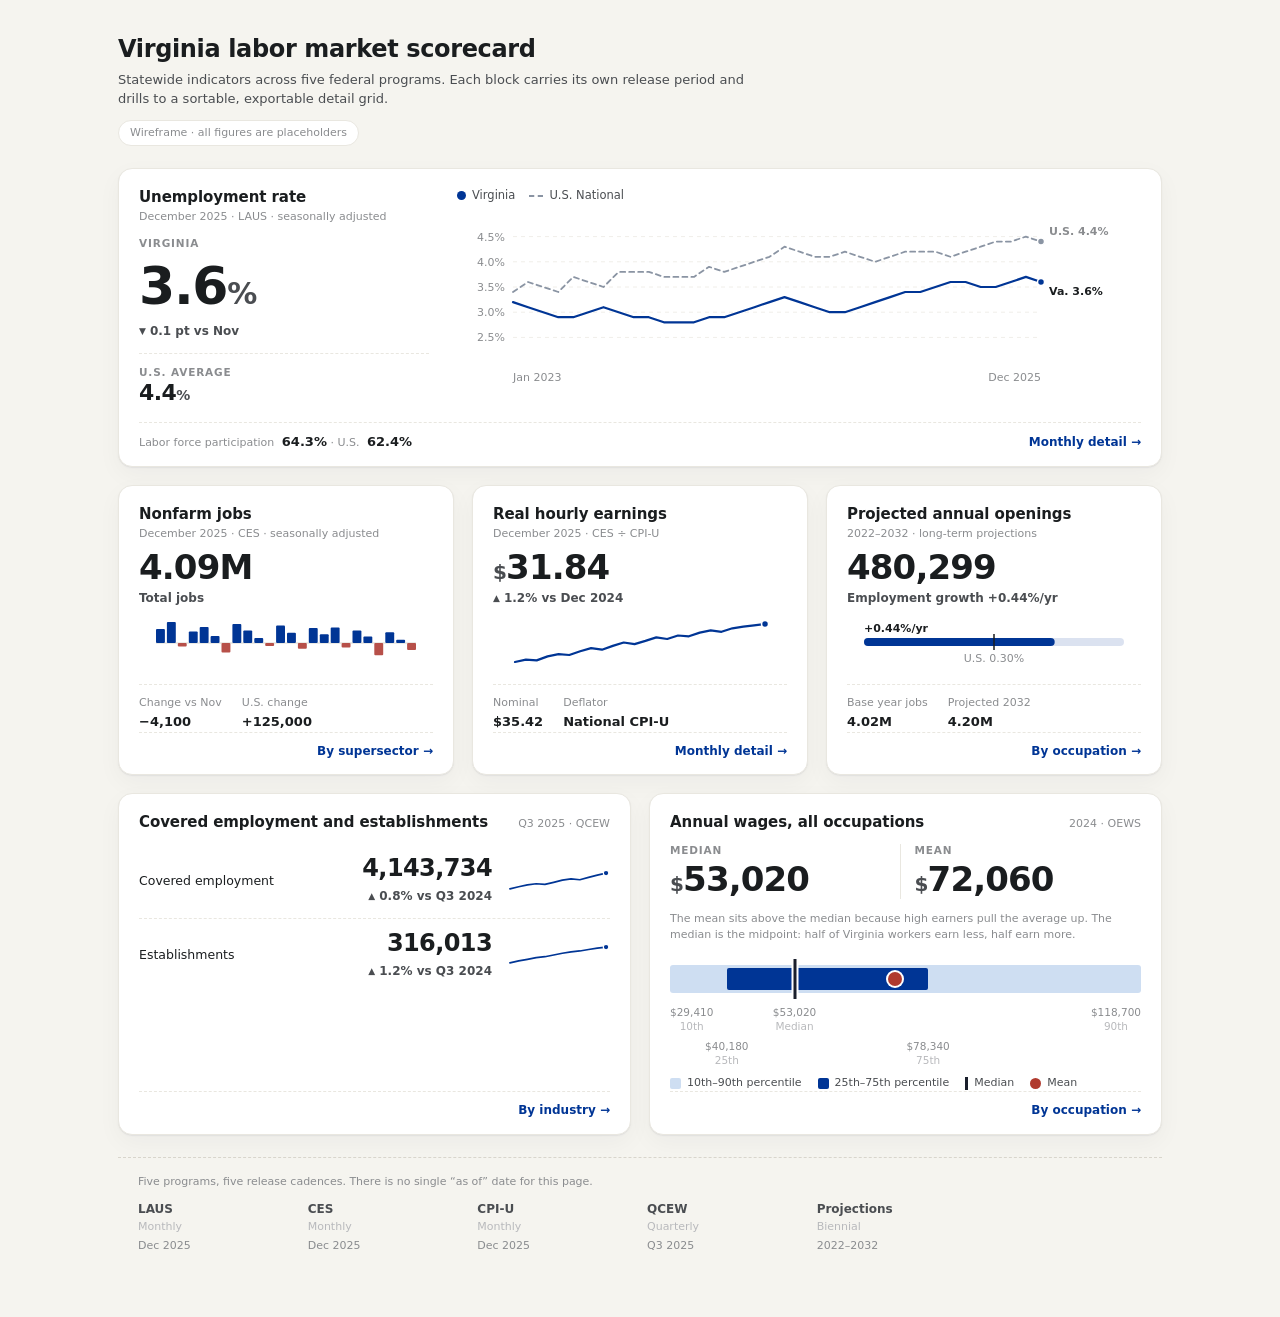
<file: apps/lmi-app-wireframe/index.html>
<!DOCTYPE html>
<html lang="en">
<head>
<meta charset="UTF-8">
<meta name="viewport" content="width=device-width, initial-scale=1, viewport-fit=cover">
<!-- Placeholder figures on a public URL: keep this page out of search results so
     invented Virginia labour statistics cannot surface in a search for real ones. -->
<meta name="robots" content="noindex,nofollow">
<title>LMI App wireframe — Virginia labor market scorecard</title>

<!--
  ===========================================================================
  ALL NUMBERS ON THIS PAGE ARE PLACEHOLDERS. NONE ARE REAL.
  ===========================================================================
  Static wireframe for client layout sign-off. No query, no data pipeline, no
  build step. Every figure was invented to be plausible and to exercise the
  layout: the rates, the 36-month series, the job change, the earnings, the
  projections, the QCEW counts, the wage percentiles, and every
  period and as-of date. Do not cite or circulate any figure here as a
  Virginia statistic. Real values come from the WID once Step 0 verification
  and the metric queries in LMI_APP_BRIEF.md sections 2 and 5 are complete.

  Drill links are inert by design.

  ---------------------------------------------------------------------------
  TYPOGRAPHY IS INTERIM, PENDING THE GRAPHIC DESIGNER'S DIRECTION.
  ---------------------------------------------------------------------------
  Every type and surface value below is lifted from the shipped front-page app
  (apps/dashboard-front-page-echarts/index.html, live at
  dashboard-front-page-echarts.vercel.app) so this page sits in the same family
  as the rest of the suite rather than introducing a fifth visual language.
  Matching the existing app is the interim baseline, not a final decision. When
  the designer's direction lands, the token block in :root is the only place
  that should need to change.

  Values taken verbatim from that app:
    --bg-page #f5f4ef · --bg-card #ffffff · --border #e9e7e0
    --ink-1..4 · --brand-1 #003595 · --brand-2 #1f5fa8 · --brand-3 #cfe0f3
    --radius-card 14px · --shadow-card (three-layer)
    Fonts: --vw-font-display / --vw-font-body, Public Sans + system stack.
      No webfont link and no monospace anywhere — the front page uses neither.
    Numerals: 700 weight, letter-spacing -0.025em, tabular figures, with the
      unit (%, $) as a smaller 600-weight span in --ink-2 (its .kpi-value .unit)
    Stat labels: 10.5px / 600 / 0.08em / uppercase / --ink-3 (its .kpi-label,
      the VIRGINIA and U.S. AVERAGE treatment)
    Muted labels: 11px / 500 / --ink-3, no tracking (its .card-sub)
    Dividers: 1px dashed var(--border), as on its .kpi-row and .bar-foot
    Series: Virginia #003595 solid · U.S. #8A94A3 dashed · negative bars
      #9FB4D8 (its jobs chart uses exactly this, not a valence colour)

  ONE DELIBERATE DIVERGENCE: the front page colours its KPI deltas green for up
  and coral for down (.kpi-delta / .kpi-delta.down). This page does not, per the
  standing "no valence colouring on a government site" rule. Direction is
  carried by the arrow glyph and the named basis instead. Flagged so it can be
  reversed in one rule if the client prefers the front page's behaviour.
  ===========================================================================
-->

<style>
:root {
  /* ── Verbatim from apps/dashboard-front-page-echarts/index.html ─────────── */
  --bg-page: #f5f4ef;
  --bg-card: #ffffff;
  --border: #e9e7e0;
  --border-strong: #d8d5cc;
  --ink-1: #1a1d1f;
  --ink-2: #4a4d51;
  --ink-3: #8a8c8f;
  --ink-4: #b8b9bc;

  --brand-1: #003595;
  --brand-2: #1f5fa8;
  --brand-3: #cfe0f3;
  --brand-tint: #eaf1f9;
  --accent: #c89b3c;
  --coral: #b75049;
  --success: #2f7a4a;

  --vw-font-display: "Public Sans", system-ui, -apple-system, "Segoe UI", Roboto, sans-serif;
  --vw-font-body:    "Public Sans", system-ui, -apple-system, "Segoe UI", Roboto, sans-serif;

  /* Percentile-band palette, tracking apps/wage-tool/wage-tool.html as of the
     2026-09-03 client review. The old note here said the inner band was kept
     light enough for the ink median tick to read on top of it — that is no
     longer true at #003595 (about 1.5:1), so .d-med carries a white casing.
     Keep the casing if either band value changes. */
  --band-outer: #CEDEF2;
  --band-inner: #003595;
  --band-tick:  #1a1f2c;
  --band-dot:   #b03a2e;

  --shadow-card: 0 0.5px 0 rgba(20,30,50,0.04), 0 1px 2px rgba(20,30,50,0.04), 0 8px 24px rgba(20,30,50,0.04);
  --radius-card: 14px;
}

* { box-sizing: border-box; }
html, body { margin: 0; padding: 0; }
body {
  font-family: var(--vw-font-body);
  background: var(--bg-page);
  color: var(--ink-1);
  font-size: 14px;
  line-height: 1.45;
  -webkit-font-smoothing: antialiased;
  text-rendering: optimizeLegibility;
}

/* Narrower than the front page's 1360px three-card grid: this is a single
   reading column, so it holds a comfortable measure instead. */
.page { max-width: 1100px; margin: 0 auto; padding: 32px 28px 64px; }

/* ── Masthead ────────────────────────────────────────────────────────────── */
.dash-head { margin-bottom: 22px; }
.dash-head h1 {
  font-family: var(--vw-font-display);
  margin: 0; font-size: 24px; font-weight: 700;
  letter-spacing: -0.015em; color: var(--ink-1);
}
.dash-head .sub { margin: 4px 0 0; font-size: 13px; color: var(--ink-2); max-width: 640px; }
/* Placeholder marker. Delete this one element if it is not wanted. */
.stamp {
  display: inline-block; margin-top: 12px;
  font-size: 11px; font-weight: 500; color: var(--ink-3);
  background: var(--bg-card); border: 1px solid var(--border);
  border-radius: 999px; padding: 4px 11px;
}

/* ── One container language, matching the front page's .card ─────────────── */
.card {
  background: var(--bg-card);
  border: 1px solid var(--border);
  border-radius: var(--radius-card);
  box-shadow: var(--shadow-card);
  padding: 18px 20px 14px;
}
.stack { display: flex; flex-direction: column; gap: 18px; }

/* ── Shared type ─────────────────────────────────────────────────────────── */
.card-title {
  font-family: var(--vw-font-display);
  margin: 0; font-size: 15px; font-weight: 600;
  letter-spacing: -0.005em; color: var(--ink-1);
}
/* .card-sub — small muted sans, no tracking. Period labels and context values. */
.card-sub { font-size: 11px; font-weight: 500; color: var(--ink-3); font-variant-numeric: tabular-nums; }
/* .kpi-label — the VIRGINIA / U.S. AVERAGE treatment. */
.stat-label {
  font-size: 10.5px; font-weight: 600; letter-spacing: 0.08em;
  text-transform: uppercase; color: var(--ink-3); line-height: 1.3;
}
/* .kpi-value — heavy, tight, tabular, with the unit as a smaller trailing span. */
.val {
  font-family: var(--vw-font-display);
  font-weight: 700; letter-spacing: -0.025em;
  font-variant-numeric: tabular-nums; color: var(--ink-1); line-height: 1.05;
}
.val .unit { font-weight: 600; color: var(--ink-2); }
/* No valence: direction is the arrow, not the colour. See the header note. */
.delta {
  display: inline-flex; align-items: center; gap: 4px;
  font-size: 12px; font-weight: 600; color: var(--ink-2);
  font-variant-numeric: tabular-nums;
}
.delta .arrow { font-size: 9px; line-height: 1; color: var(--ink-2); }
.drill { font-size: 12px; font-weight: 600; color: var(--brand-1); text-decoration: none; white-space: nowrap; }
.drill:hover { text-decoration: underline; }

.block-head { display: flex; align-items: baseline; justify-content: space-between; gap: 12px; margin-bottom: 10px; }
.block-foot {
  display: flex; justify-content: flex-end;
  margin-top: 8px; padding-top: 10px;
  border-top: 1px dashed var(--border);
}

/* ── 1. Hero ─────────────────────────────────────────────────────────────── */
.hero { display: grid; grid-template-columns: minmax(230px, 290px) 1fr; gap: 28px; align-items: start; }
.hero .val { font-size: 52px; margin: 8px 0 6px; }
.hero .val .unit { font-size: 30px; }
.hero-cmp { margin-top: 12px; padding-top: 12px; border-top: 1px dashed var(--border); }
.hero-cmp .val { font-size: 22px; margin-top: 2px; }
.hero-cmp .val .unit { font-size: 14px; }
.hero-foot {
  display: flex; align-items: baseline; justify-content: space-between; gap: 16px; flex-wrap: wrap;
  margin-top: 12px; padding-top: 10px; border-top: 1px dashed var(--border);
  font-size: 11px; color: var(--ink-3);
}
.hero-foot strong { color: var(--ink-1); font-weight: 700; font-variant-numeric: tabular-nums; font-size: 13px; margin-left: 4px; }
.legend { display: flex; gap: 14px; margin: 0 0 6px; font-size: 11.5px; color: var(--ink-2); }
.legend-item { display: inline-flex; align-items: center; gap: 6px; }
.legend-dot { width: 9px; height: 9px; border-radius: 50%; display: inline-block; background: currentColor; }
.legend-item.dashed .legend-dot { border-radius: 0; width: 14px; height: 0; border-top: 2px dashed currentColor; background: transparent; }

/* ── 2. Tile row ─────────────────────────────────────────────────────────── */
.tiles { display: grid; grid-template-columns: repeat(3, minmax(0, 1fr)); gap: 18px; }
.tile { display: flex; flex-direction: column; }
.tile .val { font-size: 34px; margin: 8px 0 4px; }
.tile .val .unit { font-size: 20px; }
.tile-spark { margin: 12px 0 2px; }
.ctx {
  display: flex; gap: 20px; margin-top: 10px; padding-top: 10px;
  border-top: 1px dashed var(--border);
}
.ctx div { display: flex; flex-direction: column; gap: 2px; }
.ctx b { font-weight: 700; color: var(--ink-1); font-variant-numeric: tabular-nums; font-size: 13px; }
.tile .block-foot { margin-top: auto; }

/* ── 3 & 4. Rails ────────────────────────────────────────────────────────── */
.rail-row { display: grid; grid-template-columns: 1fr auto 132px; align-items: center; gap: 20px; padding: 12px 0; }
.rail-row + .rail-row { border-top: 1px dashed var(--border); }
.rail-row:first-of-type { padding-top: 2px; }
.rail-lbl { font-size: 13px; font-weight: 500; color: var(--ink-1); }
.rail-fig { justify-self: end; text-align: right; }
.rail-fig .val { font-size: 24px; margin-bottom: 3px; }
.rail-spark { justify-self: end; line-height: 0; }

/* Two rails side by side. Each holds only two short rows, so at full width
   most of the card is the gap between label and value. Pairing them also stops
   two structurally identical blocks running consecutively, which is the
   rhythm rule in brief §3. */
/* Two-up row. Was .rails when it held claims | QCEW; it now holds QCEW | wages,
   so the name describes the layout rather than the contents. The .rail-* rules
   below still belong to the QCEW card's internals. */
.pair { display: grid; grid-template-columns: repeat(2, minmax(0, 1fr)); gap: 18px; align-items: stretch; }
.pair > .card { display: flex; flex-direction: column; }
.pair .block-foot { margin-top: auto; }
/* Sparkline gives up a little width at half scale; the value keeps its size. */
.pair .rail-row { grid-template-columns: minmax(0, 1fr) auto 104px; gap: 14px; }
.pair .rail-lbl { font-size: 12.5px; }

/* ── 5. Wage card ────────────────────────────────────────────────────────── */
.wage-pair { display: grid; grid-template-columns: 1fr 1px 1fr; align-items: stretch; gap: 14px; max-width: 460px; }
.wage-cell { display: flex; flex-direction: column; gap: 2px; }
.wage-divider { background: var(--border); }
.wage-cell .val { font-size: 34px; margin: 2px 0; }
.wage-cell .val .unit { font-size: 20px; }
.wage-note { font-size: 11px; color: var(--ink-3); margin: 12px 0 0; max-width: 70ch; }
.dist { margin-top: 16px; }
/* Geometry copied from the wage-tool bullet chart: outer band 28px, inner band
   inset 3px top and bottom, median tick spanning the full 40px and squared off,
   marker dot r=7 with a 2px white ring. */
.d-track { position: relative; height: 40px; }
.d-outer { position: absolute; left: 0; right: 0; top: 6px; height: 28px; border-radius: 3px; background: var(--band-outer); }
.d-inner { position: absolute; top: 9px; height: 22px; border-radius: 2px; background: var(--band-inner); }
.d-med   { position: absolute; top: 0; height: 40px; width: 3px; background: var(--band-tick); transform: translateX(-1.5px);
           box-shadow: 0 0 0 2px #fff; }   /* casing: invisible on the white card, a thin outline across the navy band */
.d-mean  { position: absolute; top: 6px; width: 14px; height: 14px; margin-top: 7px; border-radius: 50%;
           background: var(--band-dot); box-shadow: 0 0 0 2px #fff; transform: translateX(-7px); }
.d-outer, .d-inner, .d-med, .d-mean { cursor: default; }
.dist-scale { position: relative; height: 64px; margin-top: 6px; font-size: 10.5px; color: var(--ink-3); }
.dist-scale > span { position: absolute; top: 0; transform: translateX(-50%); white-space: nowrap; font-variant-numeric: tabular-nums; text-align: center; line-height: 1.35; }
/* Quartile labels drop to a second tier. At full width all five fit on one line,
   but this card is half width now and the 10th and 25th labels overlapped by
   ~8px — the p10-to-p25 span is only about 12% of the axis. Staggering keeps
   every value visible instead of dropping or abbreviating any. */
.dist-scale > span.tier2 { top: 34px; }   /* each label is two lines (~28px), so tier 2 has to clear that */
.dist-key { display: flex; gap: 16px; font-size: 11px; color: var(--ink-2); margin-top: 6px; flex-wrap: wrap; }
.dist-key span { display: inline-flex; align-items: center; gap: 6px; }
.dist-key i { width: 11px; height: 11px; border-radius: 2px; display: inline-block; flex: none; }

/* ── Tooltip — the shipped front page's .dh-tip structure ─────────────────── */
#tip {
  position: absolute; z-index: 60; pointer-events: none;
  background: var(--bg-card); border: 1px solid var(--border);
  border-radius: 8px; box-shadow: var(--shadow-card);
  padding: 9px 11px; min-width: 152px;
  font: 500 12px/1.4 var(--vw-font-body); color: var(--ink-1);
}
#tip[hidden] { display: none; }
#tip .t-name { font-weight: 700; font-size: 12.5px; color: var(--ink-1); margin-bottom: 4px; }
#tip .t-row { display: flex; justify-content: space-between; align-items: center; gap: 14px; font-variant-numeric: tabular-nums; padding: 1px 0; }
#tip .t-row .lbl { color: var(--ink-2); display: inline-flex; align-items: center; }
#tip .t-row .val { color: var(--ink-1); font-weight: 600; }
#tip .t-foot { margin-top: 4px; padding-top: 4px; border-top: 1px dashed var(--border); color: var(--ink-3); font-size: 11px; }
#tip .dot { display: inline-block; width: 8px; height: 8px; border-radius: 50%; margin-right: 6px; flex: none; }
.hit { fill: transparent; cursor: default; }

/* ── Cadence footnote ─────────────────────────────────────────────────────
   Provenance metadata, so it sits after the content rather than before it. No
   card chrome: it reads as a footnote, not a sixth panel. Per-tile period
   labels already carry freshness in place. */
.cadence { margin-top: 4px; padding: 16px 20px 0; border-top: 1px dashed var(--border-strong); }
.cadence-lbl { font-size: 11px; font-weight: 500; color: var(--ink-3); margin-bottom: 12px; }
.cadence-grid { display: grid; grid-template-columns: repeat(6, minmax(0, 1fr)); gap: 0 14px; }
.cad .p { font-size: 12px; font-weight: 700; color: var(--ink-2); line-height: 1.25; }
.cad .f { font-size: 11px; font-weight: 500; color: var(--ink-4); margin-top: 2px; }
.cad .d { font-size: 11px; font-weight: 500; color: var(--ink-3); margin-top: 3px; font-variant-numeric: tabular-nums; }

svg text { font-variant-numeric: tabular-nums; }

/* ── Responsive ──────────────────────────────────────────────────────────── */
@media (max-width: 1023px) {
  .page { padding: 24px 18px 56px; }
  /* Below this the two-up row crowds the value column and the wage scale, so
     it stacks. The QCEW card keeps its own two-row structure. */
  .pair { grid-template-columns: minmax(0, 1fr); gap: 18px; }
  .pair .rail-row { grid-template-columns: minmax(0, 1fr) auto 132px; gap: 20px; }
  .cadence-grid { grid-template-columns: repeat(3, minmax(0, 1fr)); gap: 16px 14px; }
}
@media (max-width: 700px) {
  .page { padding: 20px 14px 48px; }
  .hero { grid-template-columns: minmax(0, 1fr); gap: 20px; }
  .hero .val { font-size: 42px; }
  .hero .val .unit { font-size: 24px; }
  .tiles { grid-template-columns: minmax(0, 1fr); }   /* tile row → one column */
  .tile .val { font-size: 28px; }
  .tile .val .unit { font-size: 17px; }
  /* Rails keep their two-row structure; only the sparkline column drops. */
  .rail-row { grid-template-columns: 1fr auto; gap: 14px; }
  .rail-spark { display: none; }
  .wage-cell .val { font-size: 26px; }
  .wage-cell .val .unit { font-size: 16px; }
  .cadence-grid { grid-template-columns: repeat(2, minmax(0, 1fr)); }
}

/* ── Drill grid pages ─────────────────────────────────────────────────────
   One shell, seven datasets. Same tokens as the scorecard. */
.back {
  display: inline-flex; align-items: center; gap: 5px;
  font-size: 12px; font-weight: 600; color: var(--brand-1);
  text-decoration: none; margin-bottom: 14px;
}
.back:hover { text-decoration: underline; }
.grid-head { display: flex; align-items: flex-start; justify-content: space-between; gap: 20px; margin-bottom: 14px; }
.grid-head h1 {
  font-family: var(--vw-font-display);
  margin: 0; font-size: 20px; font-weight: 700;
  letter-spacing: -0.015em; color: var(--ink-1);
}
.grid-note { font-size: 11px; color: var(--ink-3); margin: 6px 0 0; max-width: 76ch; line-height: 1.5; }
.btn-export {
  flex: none; appearance: none; -webkit-appearance: none;
  background: var(--bg-card); border: 1px solid var(--border);
  border-radius: 8px; padding: 8px 14px;
  font: 600 12px/1.3 var(--vw-font-body); color: var(--ink-1);
  cursor: pointer; box-shadow: var(--shadow-card); white-space: nowrap;
}
.btn-export:hover { border-color: var(--border-strong); }
.btn-export:focus { outline: none; border-color: var(--brand-1); box-shadow: 0 0 0 3px rgba(0,53,149,0.14); }

/* Horizontal scroll rather than a squashed table, per brief §6. */
.tbl-wrap { overflow-x: auto; -webkit-overflow-scrolling: touch; margin: 0 -4px; }
table.grid { width: 100%; border-collapse: collapse; font-size: 13px; }
table.grid th {
  position: sticky; top: 0; z-index: 1; background: var(--bg-card);
  font-size: 10.5px; font-weight: 600; letter-spacing: 0.08em;
  text-transform: uppercase; color: var(--ink-3);
  text-align: left; white-space: nowrap;
  padding: 8px 12px; border-bottom: 1px solid var(--border-strong);
  cursor: pointer; user-select: none; -webkit-user-select: none;
}
table.grid th:hover { color: var(--ink-2); }
table.grid th.num { text-align: right; }
table.grid th.active { color: var(--brand-1); }
table.grid th .ind { font-size: 8px; margin-left: 4px; opacity: 0; }
table.grid th.active .ind { opacity: 1; }
table.grid td {
  padding: 9px 12px; border-bottom: 1px dashed var(--border);
  color: var(--ink-1); vertical-align: baseline;
}
table.grid td.num { text-align: right; font-variant-numeric: tabular-nums; font-weight: 500; }
table.grid td.code { color: var(--ink-2); font-variant-numeric: tabular-nums; white-space: nowrap; }
table.grid tbody tr:hover td { background: var(--brand-tint); }
table.grid tbody tr:last-child td { border-bottom: 0; }
.rowcount {
  font-size: 11px; color: var(--ink-3); margin-top: 12px;
  padding-top: 10px; border-top: 1px dashed var(--border);
}
</style>
</head>

<body>
<div class="page">

  <div id="view-scorecard">
  <header class="dash-head">
    <h1>Virginia labor market scorecard</h1>
    <p class="sub">
      Statewide indicators across five federal programs. Each block carries its own
      release period and drills to a sortable, exportable detail grid.
    </p>
    <span class="stamp">Wireframe · all figures are placeholders</span>
  </header>

  <main class="stack">

    <!-- ===== 1. HERO — unemployment rate ================================== -->
    <section class="card" aria-labelledby="hero-lbl">
      <div class="hero">

        <div>
          <h2 class="card-title" id="hero-lbl">Unemployment rate</h2>
          <div class="card-sub">December 2025 · LAUS · seasonally adjusted</div>

          <div class="stat-label" style="margin-top:12px">Virginia</div>
          <div class="val">3.6<span class="unit">%</span></div>
          <div class="delta"><span class="arrow">▼</span> 0.1 pt vs Nov</div>

          <div class="hero-cmp">
            <div class="stat-label">U.S. average</div>
            <div class="val">4.4<span class="unit">%</span></div>
          </div>
        </div>

        <div>
          <div class="legend" aria-hidden="true">
            <span class="legend-item" style="color:#003595"><span class="legend-dot"></span><span style="color:var(--ink-2)">Virginia</span></span>
            <span class="legend-item dashed" style="color:#8A94A3"><span class="legend-dot"></span><span style="color:var(--ink-2)">U.S. National</span></span>
          </div>
          <div id="hero-chart"></div>
        </div>

      </div>

      <div class="hero-foot">
        <div>Labor force participation <strong>64.3%</strong> · U.S. <strong>62.4%</strong></div>
        <a class="drill" href="#/g/unemp-monthly">Monthly detail →</a>
      </div>
    </section>

    <!-- ===== 2. TILE ROW ================================================== -->
    <div class="tiles">

      <article class="card tile">
        <h2 class="card-title">Nonfarm jobs</h2>
        <div class="card-sub">December 2025 · CES · seasonally adjusted</div>
        <!-- Headline is the LEVEL (total jobs), not the month's change. The change
             moves down into .ctx, taking the slot the level used to occupy. The
             bar sparkline still plots the monthly change series, which now reads
             as momentum under the level rather than a chart of the headline. -->
        <div class="val">4.09M</div>
        <div class="delta">Total jobs</div>
        <div class="tile-spark" id="spark-jobs"></div>
        <div class="ctx">
          <div><span class="card-sub">Change vs Nov</span><b>−4,100</b></div>
          <div><span class="card-sub">U.S. change</span><b>+125,000</b></div>
        </div>
        <div class="block-foot"><a class="drill" href="#/g/jobs-supersector">By supersector →</a></div>
      </article>

      <article class="card tile">
        <h2 class="card-title">Real hourly earnings</h2>
        <div class="card-sub">December 2025 · CES ÷ CPI-U</div>
        <div class="val"><span class="unit">$</span>31.84</div>
        <div class="delta"><span class="arrow">▲</span> 1.2% vs Dec 2024</div>
        <div class="tile-spark" id="spark-earn"></div>
        <div class="ctx">
          <div><span class="card-sub">Nominal</span><b>$35.42</b></div>
          <div><span class="card-sub">Deflator</span><b>National CPI-U</b></div>
        </div>
        <div class="block-foot"><a class="drill" href="#/g/earnings-monthly">Monthly detail →</a></div>
      </article>

      <article class="card tile">
        <h2 class="card-title">Projected annual openings</h2>
        <div class="card-sub">2022–2032 · long-term projections</div>
        <div class="val">480,299</div>
        <div class="delta">Employment growth +0.44%/yr</div>
        <div class="tile-spark" id="spark-proj"></div>
        <div class="ctx">
          <div><span class="card-sub">Base year jobs</span><b>4.02M</b></div>
          <div><span class="card-sub">Projected 2032</span><b>4.20M</b></div>
        </div>
        <div class="block-foot"><a class="drill" href="#/g/proj-occupation">By occupation →</a></div>
      </article>

    </div>

    <div class="pair">
    <!-- ===== 3. QCEW RAIL ================================================ -->
    <section class="card" aria-labelledby="qcew-lbl">
      <div class="block-head">
        <h2 class="card-title" id="qcew-lbl">Covered employment and establishments</h2>
        <div class="card-sub">Q3 2025 · QCEW</div>
      </div>

      <div class="rail-row">
        <div class="rail-lbl">Covered employment</div>
        <div class="rail-fig">
          <div class="val">4,143,734</div>
          <div class="delta"><span class="arrow">▲</span> 0.8% vs Q3 2024</div>
        </div>
        <div class="rail-spark" id="spark-emp"></div>
      </div>

      <div class="rail-row">
        <div class="rail-lbl">Establishments</div>
        <div class="rail-fig">
          <div class="val">316,013</div>
          <div class="delta"><span class="arrow">▲</span> 1.2% vs Q3 2024</div>
        </div>
        <div class="rail-spark" id="spark-est"></div>
      </div>

      <div class="block-foot"><a class="drill" href="#/g/qcew-industry">By industry →</a></div>
    </section>

    <!-- ===== 4. WAGE CARD ================================================ -->
    <section class="card" aria-labelledby="wage-lbl">
      <div class="block-head">
        <h2 class="card-title" id="wage-lbl">Annual wages, all occupations</h2>
        <div class="card-sub">2024 · OEWS</div>
      </div>

      <div class="wage-pair">
        <div class="wage-cell">
          <span class="stat-label">Median</span>
          <span class="val"><span class="unit">$</span>53,020</span>
        </div>
        <div class="wage-divider"></div>
        <div class="wage-cell">
          <span class="stat-label">Mean</span>
          <span class="val"><span class="unit">$</span>72,060</span>
        </div>
      </div>

      <p class="wage-note">
        The mean sits above the median because high earners pull the average up.
        The median is the midpoint: half of Virginia workers earn less, half earn more.
      </p>

      <div class="dist">
        <div id="dist-bar"></div>
        <div class="dist-scale" id="dist-scale"></div>
        <div class="dist-key" aria-hidden="true">
          <span><i style="background:var(--band-outer)"></i>10th–90th percentile</span>
          <span><i style="background:var(--band-inner)"></i>25th–75th percentile</span>
          <span><i style="background:var(--band-tick);width:3px;height:13px;border-radius:0"></i>Median</span>
          <span><i style="background:var(--band-dot);border-radius:50%;box-shadow:0 0 0 1.5px #fff"></i>Mean</span>
        </div>
      </div>

      <div class="block-foot"><a class="drill" href="#/g/wage-occupation">By occupation →</a></div>
    </section>
    </div>

    <!-- ===== CADENCE FOOTNOTE ============================================ -->
    <footer class="cadence" aria-labelledby="cad-lbl">
      <div class="cadence-lbl" id="cad-lbl">
        Five programs, five release cadences. There is no single “as of” date for this page.
      </div>
      <div class="cadence-grid">
        <div class="cad"><div class="p">LAUS</div><div class="f">Monthly</div><div class="d">Dec 2025</div></div>
        <div class="cad"><div class="p">CES</div><div class="f">Monthly</div><div class="d">Dec 2025</div></div>
        <div class="cad"><div class="p">CPI-U</div><div class="f">Monthly</div><div class="d">Dec 2025</div></div>
        <div class="cad"><div class="p">QCEW</div><div class="f">Quarterly</div><div class="d">Q3 2025</div></div>
        <div class="cad"><div class="p">Projections</div><div class="f">Biennial</div><div class="d">2022–2032</div></div>
      </div>
    </footer>

  </main>
  </div><!-- /#view-scorecard -->

  <section id="view-grid" hidden></section>
</div>

<script>
/* =============================================================================
   Inline SVG renderers. No chart library.
   Colours match the shipped front-page app's chart series exactly.
   Every array is invented placeholder data — see the comment at the top.
   ============================================================================= */

const BRAND = '#003595',   // Virginia series, positive bars, sparklines
      USGRY = '#8A94A3',   // U.S. National, dashed (front page uses this hex)
      DOWN  = '#b75049',   // negative bars — the front page's own --coral
      INK1  = '#1a1d1f',
      INK3  = '#8a8c8f',
      GRIDL = '#f0eee9',
      SURF  = '#ffffff',
      FONT  = "'Public Sans',system-ui,-apple-system,sans-serif";

/* ── Tooltip ────────────────────────────────────────────────────────────────
   One shared element, reusing the shipped front page's .dh-tip markup so the
   hover chrome matches the rest of the suite. Every chart on the page has a
   hover layer; hit targets are wider than the marks they cover. */
const tip = document.createElement('div');
tip.id = 'tip'; tip.hidden = true;
document.body.appendChild(tip);

function showTip(html, e){
  tip.innerHTML = html; tip.hidden = false;
  const r = tip.getBoundingClientRect();
  let x = e.clientX + 14, y = e.clientY - r.height - 12;
  if (x + r.width > innerWidth - 8)  x = e.clientX - r.width - 14;
  if (x < 8) x = 8;
  if (y < 8) y = e.clientY + 18;
  tip.style.left = (x + scrollX) + 'px';
  tip.style.top  = (y + scrollY) + 'px';
}
const hideTip = () => { tip.hidden = true; };
const row = (label, value, colour) =>
  `<div class="t-row"><span class="lbl">${colour ? `<span class="dot" style="background:${colour}"></span>` : ''}${label}</span><span class="val">${value}</span></div>`;

/* Period labels for the tooltips, generated rather than hardcoded. */
const MON = ['Jan','Feb','Mar','Apr','May','Jun','Jul','Aug','Sep','Oct','Nov','Dec'];
function monthsBack(n, endY, endM){
  const out = [];
  for (let i = n - 1; i >= 0; i--){
    let m = endM - i, y = endY;
    while (m < 0){ m += 12; y--; }
    out.push(MON[m] + ' ' + y);
  }
  return out;
}
function quartersBack(n, endY, endQ){
  const out = [];
  for (let i = n - 1; i >= 0; i--){
    let q = endQ - i, y = endY;
    while (q < 1){ q += 4; y--; }
    out.push('Q' + q + ' ' + y);
  }
  return out;
}
const int0 = v => Math.round(v).toLocaleString('en-US');
const sInt = v => (v > 0 ? '+' : v < 0 ? '−' : '') + Math.abs(v).toLocaleString('en-US');

/* Attach hover behaviour to the .hit rects a renderer laid down. */
function bindHits(el, fmt, onMove){
  el.querySelectorAll('.hit').forEach(h => {
    const i = +h.dataset.i;
    h.addEventListener('mousemove', e => { showTip(fmt(i), e); if (onMove) onMove(i); });
    h.addEventListener('mouseenter', e => { showTip(fmt(i), e); if (onMove) onMove(i); });
  });
  el.addEventListener('mouseleave', () => { hideTip(); if (onMove) onMove(-1); });
}

function scale(vals, w, h, pad){
  const min = Math.min(...vals), max = Math.max(...vals), span = (max - min) || 1;
  const step = vals.length > 1 ? (w - pad * 2) / (vals.length - 1) : 0;
  return vals.map((v, i) => [pad + i * step, h - pad - ((v - min) / span) * (h - pad * 2)]);
}
const toPath = pts => pts.map((p, i) => (i ? 'L' : 'M') + p[0].toFixed(1) + ' ' + p[1].toFixed(1)).join(' ');

/* ── Hero: 36-month Virginia vs U.S., crosshair + two-series tooltip ──────── */
function heroChart(el, va, us, months, labels){
  const W = 640, H = 176, PAD = 14, LEFT = 34, RIGHT = 64, BOTTOM = 22;
  const lo = Math.floor(Math.min(...va, ...us) * 2) / 2 - 0.25;
  const hi = Math.ceil(Math.max(...va, ...us) * 2) / 2 + 0.25;
  const plotW = W - RIGHT, plotH = H - BOTTOM;
  const y = v => PAD + (1 - (v - lo) / (hi - lo)) * (plotH - PAD * 2);
  const x = i => LEFT + (i / (va.length - 1)) * (plotW - LEFT - PAD);
  const line = a => a.map((v, i) => (i ? 'L' : 'M') + x(i).toFixed(1) + ' ' + y(v).toFixed(1)).join(' ');

  let grid = '';
  for (let v = Math.ceil(lo * 2) / 2; v <= hi; v += 0.5){
    grid += `<line x1="${LEFT}" y1="${y(v).toFixed(1)}" x2="${(plotW - PAD).toFixed(1)}" y2="${y(v).toFixed(1)}" stroke="${GRIDL}" stroke-width="1" stroke-dasharray="4 4"/>`
         +  `<text x="${LEFT - 8}" y="${(y(v) + 4).toFixed(1)}" text-anchor="end" font-size="11" font-weight="500" fill="${INK3}" font-family="${FONT}">${v.toFixed(1)}%</text>`;
  }

  const lx = x(va.length - 1);
  const marks =
    `<circle cx="${lx.toFixed(1)}" cy="${y(us.at(-1)).toFixed(1)}" r="3.5" fill="${USGRY}" stroke="${SURF}" stroke-width="1.5"/>`
  + `<circle cx="${lx.toFixed(1)}" cy="${y(va.at(-1)).toFixed(1)}" r="3.5" fill="${BRAND}" stroke="${SURF}" stroke-width="1.5"/>`;
  const labelsSvg =
    `<text x="${(lx + 8).toFixed(1)}" y="${(y(us.at(-1)) - 7).toFixed(1)}" font-size="11" font-weight="600" fill="${INK3}" font-family="${FONT}">U.S. ${us.at(-1).toFixed(1)}%</text>`
  + `<text x="${(lx + 8).toFixed(1)}" y="${(y(va.at(-1)) + 13).toFixed(1)}" font-size="11" font-weight="700" fill="${INK1}" font-family="${FONT}">Va. ${va.at(-1).toFixed(1)}%</text>`;
  const axis =
    `<text x="${LEFT}" y="${H - 5}" font-size="11" font-weight="500" fill="${INK3}" font-family="${FONT}">${months[0]}</text>`
  + `<text x="${(plotW - PAD).toFixed(1)}" y="${H - 5}" text-anchor="end" font-size="11" font-weight="500" fill="${INK3}" font-family="${FONT}">${months.at(-1)}</text>`;

  const half = (plotW - LEFT - PAD) / (va.length - 1) / 2;
  const hits = va.map((_, i) =>
    `<rect class="hit" data-i="${i}" x="${(x(i) - half).toFixed(1)}" y="${PAD - 8}" width="${(half * 2).toFixed(1)}" height="${(plotH - PAD).toFixed(1)}"/>`).join('');

  el.innerHTML =
    `<svg viewBox="0 0 ${W} ${H}" width="100%" height="${H}" role="img" aria-label="Unemployment rate, Virginia versus the United States, ${months[0]} to ${months.at(-1)}. Virginia ends at ${va.at(-1)} percent, the United States at ${us.at(-1)} percent.">`
    + grid
    + `<line class="xh" x1="0" y1="${PAD - 8}" x2="0" y2="${(plotH - 8).toFixed(1)}" stroke="rgba(0,53,149,0.18)" stroke-width="1" opacity="0"/>`
    + `<path d="${line(us)}" fill="none" stroke="${USGRY}" stroke-width="1.8" stroke-dasharray="5 4" stroke-linejoin="round" stroke-linecap="round"/>`
    + `<path d="${line(va)}" fill="none" stroke="${BRAND}" stroke-width="2.2" stroke-linejoin="round" stroke-linecap="round"/>`
    + marks + labelsSvg + axis
    + `<circle class="hv-us" r="4" fill="${USGRY}" stroke="${SURF}" stroke-width="2" opacity="0"/>`
    + `<circle class="hv-va" r="4" fill="${BRAND}" stroke="${SURF}" stroke-width="2" opacity="0"/>`
    + hits
    + `</svg>`;

  const xh = el.querySelector('.xh'), hv1 = el.querySelector('.hv-va'), hv2 = el.querySelector('.hv-us');
  bindHits(el,
    i => `<div class="t-name">${labels[i]}</div>`
       + row('Virginia', va[i].toFixed(1) + '%', BRAND)
       + row('United States', us[i].toFixed(1) + '%', USGRY)
       + `<div class="t-foot">Seasonally adjusted</div>`,
    i => {
      const on = i >= 0;
      [xh, hv1, hv2].forEach(n => n.setAttribute('opacity', on ? 1 : 0));
      if (!on) return;
      xh.setAttribute('x1', x(i)); xh.setAttribute('x2', x(i));
      hv1.setAttribute('cx', x(i)); hv1.setAttribute('cy', y(va[i]));
      hv2.setAttribute('cx', x(i)); hv2.setAttribute('cy', y(us[i]));
    });
}

/* ── bars-zero ───────────────────────────────────────────────────────────────
   Which side of the zero axis a bar sits on is the encoding; colour reinforces
   it. Navy for gains, --coral for losses. */
function barsZero(el, vals, labels, w = 260, h = 48){
  const max = Math.max(...vals.map(Math.abs));
  const n = vals.length, gap = 2;
  const bw = Math.max(2, (w - gap * (n - 1)) / n);
  const zero = h / 2;
  let bars = '', hits = '';
  vals.forEach((v, i) => {
    const bh = Math.max(1, (Math.abs(v) / max) * (h / 2 - 3));
    const bx = i * (bw + gap);
    bars += `<rect x="${bx.toFixed(1)}" y="${(v >= 0 ? zero - bh : zero).toFixed(1)}" width="${bw.toFixed(1)}" height="${bh.toFixed(1)}" rx="1" fill="${v >= 0 ? BRAND : DOWN}"/>`;
    hits += `<rect class="hit" data-i="${i}" x="${(bx - gap / 2).toFixed(1)}" y="0" width="${(bw + gap).toFixed(1)}" height="${h}"/>`;
  });
  el.innerHTML =
    `<svg viewBox="0 0 ${w} ${h}" width="100%" height="${h}" role="img" aria-label="Monthly job change over the last ${n} months, as bars above and below a zero line.">`
    + `<line x1="0" y1="${zero}" x2="${w}" y2="${zero}" stroke="#d8d5cc" stroke-width="1"/>`
    + `<rect class="hl" x="0" y="0" width="${bw.toFixed(1)}" height="${h}" fill="rgba(0,53,149,0.08)" opacity="0"/>`
    + bars + hits + `</svg>`;

  const hl = el.querySelector('.hl');
  bindHits(el,
    i => `<div class="t-name">${labels[i]}</div>`
       + row('Change', sInt(vals[i]), vals[i] >= 0 ? BRAND : DOWN)
       + `<div class="t-foot">Month over month, seasonally adjusted</div>`,
    i => {
      if (i < 0){ hl.setAttribute('opacity', 0); return; }
      hl.setAttribute('opacity', 1);
      hl.setAttribute('x', (i * (bw + gap) - gap / 2).toFixed(1));
      hl.setAttribute('width', (bw + gap).toFixed(1));
    });
}

/* ── line sparkline ─────────────────────────────────────────────────────────── */
function sparkLine(el, vals, w, h, label, labels, fmt, foot){
  const pts = scale(vals, w, h, 5), end = pts.at(-1);
  const half = (w - 10) / (vals.length - 1) / 2;
  const hits = vals.map((_, i) =>
    `<rect class="hit" data-i="${i}" x="${(pts[i][0] - half).toFixed(1)}" y="0" width="${(half * 2).toFixed(1)}" height="${h}"/>`).join('');
  el.innerHTML =
    `<svg viewBox="0 0 ${w} ${h}" width="100%" height="${h}" role="img" aria-label="${label}">`
    + `<path d="${toPath(pts)}" fill="none" stroke="${BRAND}" stroke-width="2.2" stroke-linejoin="round" stroke-linecap="round"/>`
    + `<circle cx="${end[0].toFixed(1)}" cy="${end[1].toFixed(1)}" r="3.5" fill="${BRAND}" stroke="${SURF}" stroke-width="1.5"/>`
    + `<circle class="hv" r="4" fill="${BRAND}" stroke="${SURF}" stroke-width="2" opacity="0"/>`
    + hits + `</svg>`;
  const hv = el.querySelector('.hv');
  bindHits(el,
    i => `<div class="t-name">${labels[i]}</div>` + row(label.split(',')[0], fmt(vals[i]), BRAND)
       + (foot ? `<div class="t-foot">${foot}</div>` : ''),
    i => {
      if (i < 0){ hv.setAttribute('opacity', 0); return; }
      hv.setAttribute('opacity', 1);
      hv.setAttribute('cx', pts[i][0]); hv.setAttribute('cy', pts[i][1]);
    });
}

/* ── progress: one rate against a benchmark ─────────────────────────────────── */
function progress(el, pct, bench, w = 260, h = 48){
  const ty = 19, th = 8, r = 4;
  const fill = Math.max(0, Math.min(1, pct)) * w;
  const bx = Math.max(0, Math.min(1, bench)) * w;
  el.innerHTML =
    `<svg viewBox="0 0 ${w} ${h}" width="100%" height="${h}" role="img" aria-label="Virginia projected employment growth of 0.44 percent a year, against a United States benchmark of 0.30 percent.">`
    + `<text x="0" y="${ty - 6}" font-size="11" font-weight="700" fill="${INK1}" font-family="${FONT}">+0.44%/yr</text>`
    + `<rect x="0" y="${ty}" width="${w}" height="${th}" rx="${r}" fill="${BRAND}" opacity=".14"/>`
    + `<rect x="0" y="${ty}" width="${fill.toFixed(1)}" height="${th}" rx="${r}" fill="${BRAND}"/>`
    + `<line x1="${bx.toFixed(1)}" y1="${ty - 4}" x2="${bx.toFixed(1)}" y2="${ty + th + 4}" stroke="${INK1}" stroke-width="1.5"/>`
    + `<text x="${bx.toFixed(1)}" y="${ty + th + 16}" font-size="11" font-weight="500" fill="${INK3}" text-anchor="middle" font-family="${FONT}">U.S. 0.30%</text>`
    + `<rect class="hit" data-i="0" x="0" y="${ty - 8}" width="${w}" height="${th + 16}"/></svg>`;
  bindHits(el, () =>
      `<div class="t-name">Projected employment growth</div>`
    + row('Virginia', '+0.44%/yr', BRAND)
    + row('United States', '+0.30%/yr', INK1)
    + `<div class="t-foot">2022–2032 projection vintage</div>`);
}

/* ── percentile distribution — wage-tool bullet-chart styling ────────────────
   Solid outer/inner bands, a squared ink median tick, and the tool's ringed dot
   marker. In wage-tool that dot is the user's own salary; here it marks the
   mean, and the legend says so. */
function distribution(el, scaleEl, p, mean){
  const lo = p.p10, hi = p.p90, span = hi - lo;
  const pc = v => (((v - lo) / span) * 100);
  const usd = v => '$' + Math.round(v).toLocaleString('en-US');
  el.innerHTML =
      `<div class="d-track">`
    +   `<div class="d-outer"></div>`
    +   `<div class="d-inner" style="left:${pc(p.p25).toFixed(3)}%;right:${(100 - pc(p.p75)).toFixed(3)}%"></div>`
    +   `<div class="d-med"   style="left:${pc(p.p50).toFixed(3)}%"></div>`
    +   `<div class="d-mean"  style="left:${pc(mean).toFixed(3)}%"></div>`
    + `</div>`;

  const tips = [
    ['.d-outer', () => `<div class="t-name">10th–90th percentile</div>`
      + row('10th', usd(p.p10), 'var(--band-outer)') + row('90th', usd(p.p90), 'var(--band-outer)')
      + `<div class="t-foot">80% of Virginia workers earn in this range</div>`],
    ['.d-inner', () => `<div class="t-name">25th–75th percentile</div>`
      + row('25th', usd(p.p25), 'var(--band-inner)') + row('75th', usd(p.p75), 'var(--band-inner)')
      + `<div class="t-foot">The middle 50% of workers</div>`],
    ['.d-med', () => `<div class="t-name">Median</div>` + row('50th percentile', usd(p.p50), 'var(--band-tick)')
      + `<div class="t-foot">Half earn less, half earn more</div>`],
    ['.d-mean', () => `<div class="t-name">Mean</div>` + row('Average wage', usd(mean), 'var(--band-dot)')
      + `<div class="t-foot">Above the median: high earners pull it up</div>`]
  ];
  tips.forEach(([sel, fmt]) => {
    const n = el.querySelector(sel);
    n.addEventListener('mousemove', e => showTip(fmt(), e));
    n.addEventListener('mouseenter', e => showTip(fmt(), e));
    n.addEventListener('mouseleave', hideTip);
  });

  scaleEl.innerHTML = [[p.p10,'10th',0],[p.p25,'25th',1],[p.p50,'Median',0],[p.p75,'75th',1],[p.p90,'90th',0]]
    .map(([v, lbl, tier]) => {
      const px = pc(v);
      const pos = px < 4 ? 'left:0;transform:none'
                : px > 96 ? 'right:0;left:auto;transform:none'
                : `left:${px.toFixed(2)}%`;
      return `<span class="${tier ? 'tier2' : ''}" style="${pos}">${usd(v)}<br><span style="color:var(--ink-4)">${lbl}</span></span>`;
    }).join('');
}

/* =============================================================================
   PLACEHOLDER SERIES — invented, not real Virginia data.
   ============================================================================= */
const VA_UNEMP = [3.2,3.1,3.0,2.9,2.9,3.0,3.1,3.0,2.9,2.9,2.8,2.8,
                  2.8,2.9,2.9,3.0,3.1,3.2,3.3,3.2,3.1,3.0,3.0,3.1,
                  3.2,3.3,3.4,3.4,3.5,3.6,3.6,3.5,3.5,3.6,3.7,3.6];
const US_UNEMP = [3.4,3.6,3.5,3.4,3.7,3.6,3.5,3.8,3.8,3.8,3.7,3.7,
                  3.7,3.9,3.8,3.9,4.0,4.1,4.3,4.2,4.1,4.1,4.2,4.1,
                  4.0,4.1,4.2,4.2,4.2,4.1,4.2,4.3,4.4,4.4,4.5,4.4];
const JOBS_CHANGE = [8200,12400,-2100,6800,9400,4200,-5600,11200,7300,2900,-1800,10400,
                     6100,-3400,8800,5200,9100,-2600,7400,3800,-7200,6300,1900,-4100];
const REAL_EARN = [30.42,30.51,30.48,30.63,30.71,30.68,30.82,30.94,30.88,31.02,31.15,31.09,
                   31.21,31.34,31.28,31.41,31.38,31.52,31.60,31.55,31.68,31.74,31.79,31.84];
const QCEW_EMP = [4021450,4038200,4052900,4061300,4055800,4072400,
                  4089100,4098600,4092300,4110800,4128500,4143734];
const QCEW_EST = [303200,304800,306100,307500,308200,309600,
                  311000,312100,312900,314100,315200,316013];
const WAGE_P = { p10:29410, p25:40180, p50:53020, p75:78340, p90:118700 };
const WAGE_MEAN = 72060;

/* --- Render ---------------------------------------------------------------- */
const L36 = monthsBack(36, 2025, 11);   // Jan 2023 … Dec 2025
const L24 = monthsBack(24, 2025, 11);   // Jan 2024 … Dec 2025
const L12Q = quartersBack(12, 2025, 3); // Q4 2022 … Q3 2025

heroChart(document.getElementById('hero-chart'), VA_UNEMP, US_UNEMP, ['Jan 2023','Dec 2025'], L36);
barsZero(document.getElementById('spark-jobs'), JOBS_CHANGE, L24);
sparkLine(document.getElementById('spark-earn'), REAL_EARN, 260, 48,
          'Real hourly earnings, last 24 months', L24, v => '$' + v.toFixed(2), 'Deflated by national CPI-U');
progress(document.getElementById('spark-proj'), 0.44 / 0.60, 0.30 / 0.60);
sparkLine(document.getElementById('spark-emp'), QCEW_EMP, 132, 30,
          'Covered employment, last 12 quarters', L12Q, int0, 'QCEW quarterly average');
sparkLine(document.getElementById('spark-est'), QCEW_EST, 132, 30,
          'Establishments, last 12 quarters', L12Q, int0, 'QCEW quarterly count');
distribution(document.getElementById('dist-bar'), document.getElementById('dist-scale'), WAGE_P, WAGE_MEAN);

/* =============================================================================
   DRILL GRIDS — one shell, seven datasets, hash-routed.

   Kept in this file rather than seven siblings so the whole wireframe is a
   single double-clickable document with working back/forward. Routes are
   #/ (scorecard) and #/g/<id>.

   Rows are PLACEHOLDERS like everything else. Where a grid overlaps a
   scorecard figure the totals were made to reconcile — the supersector MoM
   column sums to the -4,100 on the tile, and the QCEW columns sum to
   4,143,734 and 316,013 — so the client can check a total and have it agree.
   ============================================================================= */

const f = {
  int:   v => v.toLocaleString('en-US'),
  d1:    v => v.toFixed(1),
  pct1:  v => v.toFixed(1) + '%',
  pts:   v => (v > 0 ? '+' : v < 0 ? '−' : '') + Math.abs(v).toFixed(1) + ' pt',
  sInt:  v => (v > 0 ? '+' : v < 0 ? '−' : '') + Math.abs(v).toLocaleString('en-US'),
  sPct:  v => (v > 0 ? '+' : v < 0 ? '−' : '') + Math.abs(v).toFixed(1) + '%',
  usd0:  v => '$' + Math.round(v).toLocaleString('en-US'),
  usd2:  v => '$' + v.toFixed(2),
  idx:   v => v.toFixed(2)
};

/* ---- 1. Unemployment, monthly ---------------------------------------------
   employed / unemployed are derived from labour force x rate so the row is
   internally consistent, the way the real LAUS artifact is. */
const UM_M  = ['Dec 2025','Nov 2025','Oct 2025','Sep 2025','Aug 2025','Jul 2025',
               'Jun 2025','May 2025','Apr 2025','Mar 2025','Feb 2025','Jan 2025'];
const UM_VA = [3.6,3.7,3.6,3.5,3.5,3.6,3.6,3.5,3.4,3.4,3.3,3.2];
const UM_US = [4.4,4.5,4.4,4.4,4.3,4.2,4.1,4.2,4.2,4.2,4.1,4.0];
const UM_LF = [4488781,4497800,4495100,4492400,4489700,4491200,4488900,4486300,4482600,4479100,4475800,4471200];
const unempRows = UM_M.map((m, i) => {
  const un = Math.round(UM_LF[i] * UM_VA[i] / 100);
  return { period:m, va:UM_VA[i], us:UM_US[i], lf:UM_LF[i],
           emp:UM_LF[i] - un, unemp:un,
           mom: i < UM_VA.length - 1 ? +(UM_VA[i] - UM_VA[i+1]).toFixed(1) : 0 };
});

/* ---- 2. Nonfarm jobs by supersector ---------------------------------------
   The 10 BLS CES private supersectors plus the Government rollup — the row set
   LMI_APP_BRIEF.md §5.6 describes for the quarterly branch. MoM sums to -4,100. */
const superRows = [
  ['Trade, Transportation and Utilities', 718200, -1200,  8400],
  ['Government',                          748907,   900, 12300],
  ['Professional and Business Services',  712400, -2100,  5600],
  ['Education and Health Services',       562800,  1400, 14200],
  ['Leisure and Hospitality',             402300,  -800,  3100],
  ['Manufacturing',                       238500, -1400, -3200],
  ['Construction',                        217900, -1100,  2400],
  ['Financial Activities',                214600,   200,  1900],
  ['Other Services',                      186400,   300,  1100],
  ['Information',                          78200,  -400, -1600],
  ['Mining and Logging',                    8900,   100,  -200]
].map(([sector, level, mom, yoy]) => ({ sector, level, mom, yoy }));
const superTotal = superRows.reduce((a, r) => a + r.level, 0);
superRows.forEach(r => r.share = +(r.level / superTotal * 100).toFixed(1));

/* ---- 3. Real hourly earnings, monthly -------------------------------------
   real = nominal deflated by CPI-U (2019 = 100). Dec lands on $31.84. */
const RE_M   = UM_M;
const RE_NOM = [35.42,35.36,35.31,35.24,35.19,35.12,35.06,34.99,34.90,34.78,34.71,34.60];
const RE_CPI = [111.25,111.04,110.83,110.61,110.40,110.18,109.96,109.79,109.58,109.35,109.12,108.90];
const RE_YOY = [1.2,1.1,1.3,1.0,0.9,1.1,1.2,0.8,1.0,1.3,1.1,0.9];
const earnRows = RE_M.map((m, i) => ({
  period:m, nominal:RE_NOM[i], cpi:RE_CPI[i],
  real:+(RE_NOM[i] / (RE_CPI[i] / 100)).toFixed(2), yoy:RE_YOY[i]
}));

/* ---- 5. QCEW by NAICS sector ----------------------------------------------
   Manufacturing / Retail / Transportation carry their WID range-string codes
   ('31-33','44-45','48-49') — the storage quirk the front-page handover flags.
   Columns sum to the scorecard's 4,143,734 and 316,013. */
const qcewRows = [
  ['92','Public Administration',                             607734,  8900, 1284, 1.9],
  ['62','Health Care and Social Assistance',                 560400, 34600, 1142, 2.6],
  ['54','Professional, Scientific, and Technical Services',  512300, 50213, 2384, 1.4],
  ['44-45','Retail Trade',                                   438900, 32900,  742, 0.3],
  ['72','Accommodation and Food Services',                   372600, 22800,  486, 1.1],
  ['56','Administrative and Support and Waste Management',   268400, 21700,  968, 0.7],
  ['31-33','Manufacturing',                                  238500,  9800, 1418, -1.3],
  ['23','Construction',                                      217900, 31400, 1326, 1.2],
  ['61','Educational Services',                              214700,  5100, 1094, 2.1],
  ['48-49','Transportation and Warehousing',                 168300, 14200, 1108, 0.9],
  ['52','Finance and Insurance',                             142800, 16400, 2246, 1.8],
  ['42','Wholesale Trade',                                   114600, 12600, 1672, 0.4],
  ['81','Other Services',                                    112400, 26300,  824, 0.8],
  ['51','Information',                                        78200,  5400, 2518, -2.1],
  ['53','Real Estate and Rental and Leasing',                 62900, 18900, 1394, 1.6],
  ['22','Utilities',                                          12400,   900, 2162, 0.5],
  ['11','Agriculture, Forestry, Fishing and Hunting',          11800,  3200,  762, -0.4],
  ['21','Mining, Quarrying, and Oil and Gas Extraction',        8900,   700, 1596, -1.8]
].map(([naics, sector, emp, est, wage, yoy]) => ({ naics, sector, emp, est, wage, yoy }));

/* ---- 6 & 7. Occupations ---------------------------------------------------- */
const OCC = [
  ['29-1141','Registered Nurses',                                 68420,  84600,  92140, 61200, 71800,  98600, 116400],
  ['15-1252','Software Developers',                               52180, 128400, 136900, 79600,101200, 158300, 189700],
  ['41-2031','Retail Salespersons',                               84300,  33100,  37400, 24800, 27900,  42600,  56200],
  ['43-4051','Customer Service Representatives',                  61700,  41900,  44800, 30100, 34700,  51300,  62800],
  ['53-3032','Heavy and Tractor-Trailer Truck Drivers',           42900,  52600,  55300, 36400, 43100,  63800,  76400],
  ['35-3023','Fast Food and Counter Workers',                     58200,  29800,  31600, 24100, 26200,  33900,  39700],
  ['25-2021','Elementary School Teachers, Except Special Ed.',    34600,  71200,  73900, 51400, 59800,  84600,  98200],
  ['11-1021','General and Operations Managers',                   48100,  98700, 128400, 54300, 71600, 143800, 208900],
  ['13-2011','Accountants and Auditors',                          31400,  82300,  91600, 54800, 65200, 106400, 138700],
  ['47-2031','Carpenters',                                        18900,  51400,  54800, 36200, 42100,  63700,  78300],
  ['31-1131','Nursing Assistants',                                26800,  38600,  40200, 30400, 33900,  44100,  51600],
  ['33-3051',"Police and Sheriff's Patrol Officers",              17200,  64800,  67300, 44600, 53200,  79400,  93800],
  ['49-9071','Maintenance and Repair Workers, General',           29600,  47900,  50600, 32800, 38700,  59200,  72400],
  ['43-6014','Secretaries and Administrative Assistants',         37800,  44200,  46700, 32100, 37400,  53800,  64900],
  ['15-1212','Information Security Analysts',                     14300, 121600, 129800, 78400, 96300, 152700, 184200]
];
const wageRows = OCC.map(([soc,title,emp,p50,mean,p10,p25,p75,p90]) =>
  ({ soc, title, emp, p50, mean, p10, p25, p75, p90 }));

const PROJ = [
  ['29-1141','Registered Nurses',                                 68420, 76800, 5210],
  ['15-1252','Software Developers',                               52180, 63400, 4680],
  ['41-2031','Retail Salespersons',                               84300, 81900, 9840],
  ['43-4051','Customer Service Representatives',                  61700, 58200, 6720],
  ['53-3032','Heavy and Tractor-Trailer Truck Drivers',           42900, 45600, 4390],
  ['35-3023','Fast Food and Counter Workers',                     58200, 61400, 11260],
  ['25-2021','Elementary School Teachers, Except Special Ed.',    34600, 35900, 2740],
  ['11-1021','General and Operations Managers',                   48100, 51700, 4120],
  ['13-2011','Accountants and Auditors',                          31400, 33200, 2680],
  ['47-2031','Carpenters',                                        18900, 19800, 1920],
  ['31-1131','Nursing Assistants',                                26800, 29400, 3480],
  ['33-3051',"Police and Sheriff's Patrol Officers",              17200, 17900, 1340],
  ['49-9071','Maintenance and Repair Workers, General',           29600, 31200, 2810],
  ['43-6014','Secretaries and Administrative Assistants',         37800, 35100, 3620],
  ['15-1212','Information Security Analysts',                     14300, 18900, 1580]
];
const projRows = PROJ.map(([soc, title, base, proj, openings], i) => ({
  soc, title, base, proj,
  growth: +(((proj - base) / base) * 100).toFixed(1),
  openings, wage: OCC[i][3]
}));

/* ---- Grid definitions ------------------------------------------------------ */
const GRIDS = {
  'unemp-monthly': {
    title: 'Unemployment rate — monthly detail',
    period: 'December 2025 · LAUS · seasonally adjusted',
    note: 'Virginia and U.S. rates are seasonally adjusted. Month-over-month change is in percentage points, not percent. Employed and unemployed are derived from the labour force and the rate.',
    rows: unempRows,
    cols: [
      { k:'period', l:'Period' },
      { k:'va',     l:'VA rate',      n:1, f:f.pct1 },
      { k:'us',     l:'U.S. rate',    n:1, f:f.pct1 },
      { k:'lf',     l:'Labor force',  n:1, f:f.int },
      { k:'emp',    l:'Employed',     n:1, f:f.int },
      { k:'unemp',  l:'Unemployed',   n:1, f:f.int },
      { k:'mom',    l:'MoM change',   n:1, f:f.pts }
    ]
  },
  'jobs-supersector': {
    title: 'Nonfarm jobs — by supersector',
    period: 'December 2025 · CES · seasonally adjusted',
    note: 'The ten BLS CES private supersectors plus the Government rollup. Government is a derived total (Fed, state and local across all industries), not a single published supersector row, so its label is a literal rather than a dimension value. Month-over-month changes sum to the −4,100 on the scorecard.',
    rows: superRows,
    cols: [
      { k:'sector', l:'Supersector' },
      { k:'level',  l:'Jobs',           n:1, f:f.int },
      { k:'mom',    l:'MoM change',     n:1, f:f.sInt },
      { k:'yoy',    l:'YoY change',     n:1, f:f.sInt },
      { k:'share',  l:'Share of total', n:1, f:f.pct1 }
    ]
  },
  'earnings-monthly': {
    title: 'Real hourly earnings — monthly detail',
    period: 'December 2025 · CES ÷ CPI-U',
    note: 'Real earnings are nominal average hourly earnings deflated by the national CPI-U (2019 = 100). CPI-U is not published for Virginia, so the national index is used; this is the standard practice and is stated here rather than hidden. Year-over-year is on the real series.',
    rows: earnRows,
    cols: [
      { k:'period',  l:'Period' },
      { k:'nominal', l:'Nominal',     n:1, f:f.usd2 },
      { k:'cpi',     l:'CPI-U index', n:1, f:f.idx },
      { k:'real',    l:'Real',        n:1, f:f.usd2 },
      { k:'yoy',     l:'YoY (real)',  n:1, f:f.sPct }
    ]
  },
  'qcew-industry': {
    title: 'Covered employment and establishments — by industry',
    period: 'Q3 2025 · QCEW · not seasonally adjusted',
    note: 'NAICS sectors at total covered ownership. Average weekly wage is total wages divided by average employment — a computed mean, not a median. Manufacturing, retail trade and transportation carry range-string NAICS codes in the source. Employment and establishments sum to the scorecard totals.',
    rows: qcewRows,
    cols: [
      { k:'naics',  l:'NAICS', c:1 },
      { k:'sector', l:'Sector' },
      { k:'emp',    l:'Employment',      n:1, f:f.int },
      { k:'est',    l:'Establishments',  n:1, f:f.int },
      { k:'wage',   l:'Avg weekly wage', n:1, f:f.usd0 },
      { k:'yoy',    l:'YoY employment',  n:1, f:f.sPct }
    ]
  },
  'wage-occupation': {
    title: 'Annual wages — by occupation',
    period: '2024 · OEWS',
    note: 'Annual wages by detailed SOC occupation. The mean sits above the median wherever high earners pull the average up. A representative subset of occupations is shown; the production grid will carry the full published set.',
    subset: true,
    rows: wageRows,
    cols: [
      { k:'soc',   l:'SOC', c:1 },
      { k:'title', l:'Occupation' },
      { k:'emp',   l:'Employment', n:1, f:f.int },
      { k:'p50',   l:'Median',     n:1, f:f.usd0 },
      { k:'mean',  l:'Mean',       n:1, f:f.usd0 },
      { k:'p10',   l:'10th',       n:1, f:f.usd0 },
      { k:'p25',   l:'25th',       n:1, f:f.usd0 },
      { k:'p75',   l:'75th',       n:1, f:f.usd0 },
      { k:'p90',   l:'90th',       n:1, f:f.usd0 }
    ]
  },
  'proj-occupation': {
    title: 'Projected employment and openings — by occupation',
    period: '2022–2032 · long-term projections',
    note: 'Growth is total change across the projection period, not annualised. Annual openings include growth, transfers and exits, so an occupation can shed jobs and still post openings. A representative subset is shown; the production grid will carry the full matrix.',
    subset: true,
    rows: projRows,
    cols: [
      { k:'soc',      l:'SOC', c:1 },
      { k:'title',    l:'Occupation' },
      { k:'base',     l:'Base employment', n:1, f:f.int },
      { k:'proj',     l:'Projected 2032',  n:1, f:f.int },
      { k:'growth',   l:'Growth',          n:1, f:f.sPct },
      { k:'openings', l:'Annual openings', n:1, f:f.int },
      { k:'wage',     l:'Median wage',     n:1, f:f.usd0 }
    ]
  }
};

/* ---- Grid shell ------------------------------------------------------------ */
let sortKey = null, sortDir = 1, currentId = null;

function renderGrid(id){
  const g = GRIDS[id];
  currentId = id;
  const rows = sortKey ? [...g.rows].sort((a, b) => {
    const x = a[sortKey], y = b[sortKey];
    return (typeof x === 'number' ? x - y : String(x).localeCompare(String(y))) * sortDir;
  }) : g.rows;

  const head = g.cols.map(c =>
    `<th class="${c.n ? 'num' : ''}${sortKey === c.k ? ' active' : ''}" data-k="${c.k}">${c.l}` +
    `<span class="ind">${sortKey === c.k ? (sortDir === 1 ? '▲' : '▼') : '▲'}</span></th>`).join('');

  const body = rows.map(r => '<tr>' + g.cols.map(c => {
    const cls = c.n ? 'num' : c.c ? 'code' : '';
    const v = r[c.k];
    return `<td class="${cls}">${c.f ? c.f(v) : v}</td>`;
  }).join('') + '</tr>').join('');

  document.getElementById('view-grid').innerHTML =
      `<a class="back" href="#/">← Back to scorecard</a>`
    + `<div class="card">`
    +   `<div class="grid-head">`
    +     `<div>`
    +       `<h1>${g.title}</h1>`
    +       `<div class="card-sub" style="margin-top:5px">${g.period}</div>`
    +       `<p class="grid-note">${g.note}</p>`
    +     `</div>`
    +     `<button class="btn-export" id="btn-csv">Export CSV</button>`
    +   `</div>`
    +   `<div class="tbl-wrap"><table class="grid"><thead><tr>${head}</tr></thead><tbody>${body}</tbody></table></div>`
    +   `<div class="rowcount">${rows.length} rows${g.subset ? ' · representative subset, not the full result set' : ''}</div>`
    + `</div>`;

  document.querySelectorAll('#view-grid th').forEach(th => th.addEventListener('click', () => {
    const k = th.dataset.k;
    if (sortKey === k) sortDir = -sortDir; else { sortKey = k; sortDir = 1; }
    renderGrid(id);
  }));

  /* Functional rather than a dead button — it costs nothing and lets the client
     confirm the export actually carries the columns they expect. */
  document.getElementById('btn-csv').addEventListener('click', () => {
    const esc = v => /[",\n]/.test(String(v)) ? '"' + String(v).replace(/"/g, '""') + '"' : v;
    const csv = [g.cols.map(c => esc(c.l)).join(',')]
      .concat(rows.map(r => g.cols.map(c => esc(r[c.k])).join(',')))
      .join('\n');
    const url = URL.createObjectURL(new Blob([csv], { type: 'text/csv' }));
    const a = Object.assign(document.createElement('a'), { href: url, download: id + '-placeholder.csv' });
    document.body.appendChild(a); a.click(); a.remove();
    setTimeout(() => URL.revokeObjectURL(url), 1000);
  });
}

function route(){
  const m = location.hash.match(/^#\/g\/(.+)$/);
  const sc = document.getElementById('view-scorecard');
  const gv = document.getElementById('view-grid');
  if (m && GRIDS[m[1]]) {
    if (m[1] !== currentId) { sortKey = null; sortDir = 1; }
    renderGrid(m[1]);
    sc.hidden = true; gv.hidden = false;
  } else {
    currentId = null;
    gv.hidden = true; sc.hidden = false;
  }
  window.scrollTo(0, 0);
}
window.addEventListener('hashchange', route);
route();
</script>
</body>
</html>
</file>
